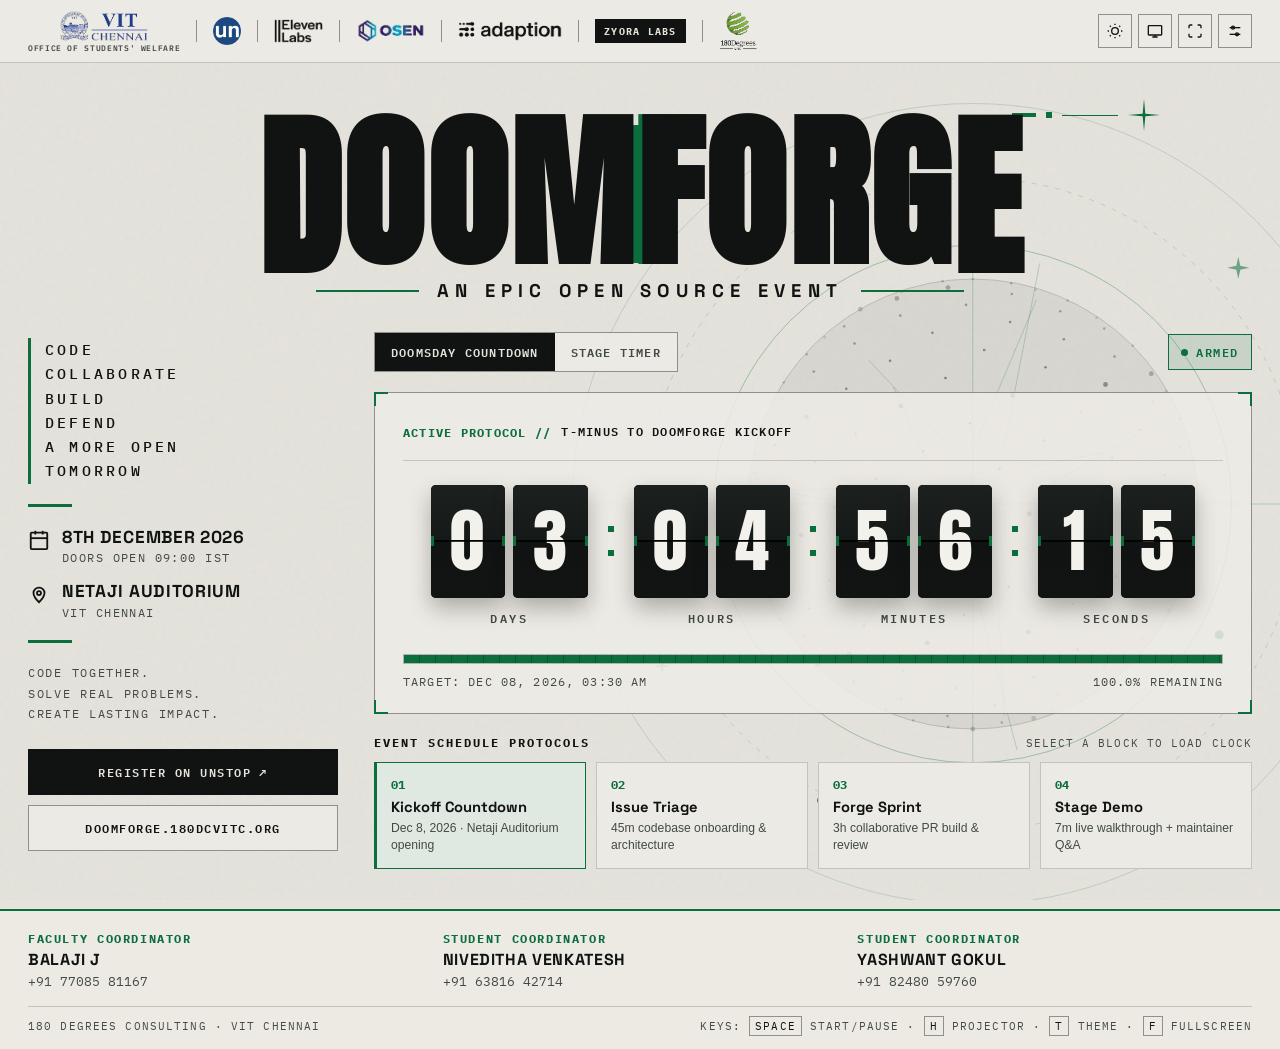
<file: index.html>
<!DOCTYPE html>
<html lang="en">
<head>
  <meta charset="UTF-8" />
  <meta name="viewport" content="width=device-width, initial-scale=1.0" />
  <title>DOOMFORGE — An Epic Open Source Event | 180DC VIT Chennai</title>
  <link rel="preconnect" href="https://fonts.googleapis.com" />
  <link rel="preconnect" href="https://fonts.gstatic.com" crossorigin />
  <link href="https://fonts.googleapis.com/css2?family=Anton&family=IBM+Plex+Mono:wght@400;500;600;700&family=Space+Grotesk:wght@400;500;600;700&display=swap" rel="stylesheet" />
  <link rel="stylesheet" href="styles.css" />
</head>
<body data-theme="paper" data-urgency="normal">
  <canvas id="orbital-canvas" aria-hidden="true"></canvas>
  <div class="grain-layer" aria-hidden="true"></div>

  <header class="partner-bar">
    <div class="partner-strip">
      <div class="partner-slot partner-vit">
        <img src="logo-vit.png" alt="VIT Chennai" class="partner-logo logo-vit" />
        <span class="vit-sub">OFFICE OF STUDENTS' WELFARE</span>
      </div>
      <span class="pipe"></span>
      <a href="https://unstop.com/competitions/1793341/register" target="_blank" rel="noopener noreferrer" class="partner-slot partner-link" title="Register on Unstop">
        <img src="logo-unstop.png" alt="Unstop" class="partner-logo logo-unstop" />
      </a>
      <span class="pipe"></span>
      <div class="partner-slot">
        <img src="logo-elevenlabs.png" alt="ElevenLabs" class="partner-logo logo-elevenlabs logo-mono" />
      </div>
      <span class="pipe"></span>
      <div class="partner-slot">
        <img src="logo-osen.png" alt="OSEN" class="partner-logo logo-osen" />
      </div>
      <span class="pipe"></span>
      <div class="partner-slot">
        <img src="logo-adaption.png" alt="Adaption" class="partner-logo logo-adaption logo-mono" />
      </div>
      <span class="pipe"></span>
      <div class="partner-slot">
        <span class="partner-badge">ZYORA LABS</span>
      </div>
      <span class="pipe"></span>
      <a href="https://doomforge.180dcvitc.org/" target="_blank" rel="noopener noreferrer" class="partner-slot partner-link" title="180 Degrees Consulting VIT Chennai">
        <img src="logo-180dc-light.png" alt="180 Degrees Consulting VITC" class="partner-logo logo-180dc logo-180dc-light" />
        <img src="logo-180dc-dark.png" alt="180 Degrees Consulting VITC" class="partner-logo logo-180dc logo-180dc-dark" />
      </a>
    </div>

    <div class="utility-actions">
      <button type="button" id="theme-btn" class="tool-btn" title="Switch Paper / Dark Mode (T)" aria-label="Switch Theme">
        <svg viewBox="0 0 24 24" width="16" height="16" fill="none" stroke="currentColor" stroke-width="2">
          <circle cx="12" cy="12" r="5"></circle>
          <path d="M12 1v2M12 21v2M4.22 4.22l1.42 1.42M18.36 18.36l1.42 1.42M1 12h2M21 12h2M4.22 19.78l1.42-1.42M18.36 5.64l1.42-1.42"></path>
        </svg>
      </button>
      <button type="button" id="projector-btn" class="tool-btn" title="Projector Mode (H)" aria-label="Toggle Projector Mode">
        <svg viewBox="0 0 24 24" width="16" height="16" fill="none" stroke="currentColor" stroke-width="2">
          <rect x="2" y="4" width="20" height="14" rx="1"></rect>
          <path d="M8 21h8M12 18v3"></path>
        </svg>
      </button>
      <button type="button" id="fullscreen-btn" class="tool-btn" title="Fullscreen (F)" aria-label="Toggle Fullscreen">
        <svg viewBox="0 0 24 24" width="16" height="16" fill="none" stroke="currentColor" stroke-width="2">
          <path d="M8 3H5a2 2 0 0 0-2 2v3M21 8V5a2 2 0 0 0-2-2h-3M3 16v3a2 2 0 0 0 2 2h3M16 21h3a2 2 0 0 0 2-2v-3"></path>
        </svg>
      </button>
      <button type="button" id="config-btn" class="tool-btn" title="Event Settings" aria-label="Open Settings">
        <svg viewBox="0 0 24 24" width="16" height="16" fill="none" stroke="currentColor" stroke-width="2">
          <line x1="4" y1="7" x2="20" y2="7"></line>
          <line x1="4" y1="17" x2="20" y2="17"></line>
          <circle cx="9" cy="7" r="2.2"></circle>
          <circle cx="15" cy="17" r="2.2"></circle>
        </svg>
      </button>
    </div>
  </header>

  <main class="sheet">
    <section class="masthead">
      <div class="masthead-marks" aria-hidden="true">
        <span class="mark-bar"></span>
        <span class="mark-dot"></span>
        <span class="mark-line"></span>
        <svg class="star-reticle" viewBox="0 0 36 36" width="32" height="32">
          <path d="M18 0 L19.5 16.5 L36 18 L19.5 19.5 L18 36 L16.5 19.5 L0 18 L16.5 16.5 Z" fill="currentColor" />
        </svg>
      </div>

      <div class="title-lockup">
        <span class="fracture-beam" aria-hidden="true"></span>
        <h1 class="poster-title" aria-label="DOOMFORGE">
          <span>D</span><span>O</span><span>O</span><span>M</span><span class="split-accent">F</span><span>O</span><span>R</span><span>G</span><span>E</span>
        </h1>
      </div>

      <div class="subtitle-row">
        <span class="sub-rule"></span>
        <p class="poster-subtitle">AN EPIC OPEN SOURCE EVENT</p>
        <span class="sub-rule"></span>
      </div>
    </section>

    <section class="stage-grid">
      <aside class="editorial-col">
        <div class="manifesto-block">
          <div class="manifesto-rule"></div>
          <ul class="manifesto-list">
            <li>CODE</li>
            <li>COLLABORATE</li>
            <li>BUILD</li>
            <li>DEFEND</li>
            <li>A MORE OPEN</li>
            <li>TOMORROW</li>
          </ul>
        </div>

        <div class="dash-accent"></div>

        <div class="event-facts">
          <div class="fact-row">
            <span class="fact-icon" aria-hidden="true">
              <svg viewBox="0 0 24 24" width="22" height="22" fill="none" stroke="currentColor" stroke-width="2">
                <rect x="3" y="4" width="18" height="18" rx="1"></rect>
                <line x1="16" y1="2" x2="16" y2="6"></line>
                <line x1="8" y1="2" x2="8" y2="6"></line>
                <line x1="3" y1="10" x2="21" y2="10"></line>
              </svg>
            </span>
            <div>
              <div class="fact-primary">8TH DECEMBER 2026</div>
              <div class="fact-secondary">DOORS OPEN 09:00 IST</div>
            </div>
          </div>

          <div class="fact-row">
            <span class="fact-icon" aria-hidden="true">
              <svg viewBox="0 0 24 24" width="22" height="22" fill="none" stroke="currentColor" stroke-width="2">
                <path d="M12 21s-6-5.686-6-10a6 6 0 1 1 12 0c0 4.314-6 10-6 10z"></path>
                <circle cx="12" cy="11" r="2.2"></circle>
              </svg>
            </span>
            <div>
              <div class="fact-primary">NETAJI AUDITORIUM</div>
              <div class="fact-secondary">VIT CHENNAI</div>
            </div>
          </div>
        </div>

        <div class="dash-accent"></div>

        <p class="statement-copy">
          CODE TOGETHER.<br />
          SOLVE REAL PROBLEMS.<br />
          CREATE LASTING IMPACT.
        </p>

        <div class="cta-stack">
          <a href="https://unstop.com/competitions/1793341/register" target="_blank" rel="noopener noreferrer" class="btn btn-ink">
            REGISTER ON UNSTOP
            <span class="arrow">&#8599;</span>
          </a>
          <a href="https://doomforge.180dcvitc.org/" target="_blank" rel="noopener noreferrer" class="btn btn-outline">
            DOOMFORGE.180DCVITC.ORG
          </a>
        </div>
      </aside>

      <div class="clock-col">
        <div class="clock-toolbar">
          <div class="mode-switch" role="tablist">
            <button type="button" class="mode-btn active" data-mode="countdown" role="tab" aria-selected="true">
              DOOMSDAY COUNTDOWN
            </button>
            <button type="button" class="mode-btn" data-mode="stage" role="tab" aria-selected="false">
              STAGE TIMER
            </button>
          </div>

          <div class="telemetry-pill">
            <span class="pulse-led"></span>
            <span id="status-text">ARMED</span>
          </div>
        </div>

        <div class="clock-chassis">
          <div class="chassis-corner tl"></div>
          <div class="chassis-corner tr"></div>
          <div class="chassis-corner bl"></div>
          <div class="chassis-corner br"></div>

          <div class="phase-header">
            <span class="phase-tag">ACTIVE PROTOCOL //</span>
            <span id="phase-label" class="phase-editable" contenteditable="true" spellcheck="false" title="Click to rename active phase">
              T-MINUS TO DOOMFORGE KICKOFF
            </span>
          </div>

          <div id="flip-board" class="flip-board">
            <div class="flip-group" id="group-days">
              <div class="digit-pair" id="digits-days"></div>
              <div class="group-caption">DAYS</div>
            </div>

            <div class="colon-block" id="colon-days" aria-hidden="true">
              <span></span><span></span>
            </div>

            <div class="flip-group">
              <div class="digit-pair" id="digits-hours"></div>
              <div class="group-caption">HOURS</div>
            </div>

            <div class="colon-block" aria-hidden="true">
              <span></span><span></span>
            </div>

            <div class="flip-group">
              <div class="digit-pair" id="digits-minutes"></div>
              <div class="group-caption">MINUTES</div>
            </div>

            <div class="colon-block" aria-hidden="true">
              <span></span><span></span>
            </div>

            <div class="flip-group">
              <div class="digit-pair" id="digits-seconds"></div>
              <div class="group-caption">SECONDS</div>
            </div>
          </div>

          <div class="ruler-wrap">
            <div class="ruler-track">
              <div id="ruler-fill" class="ruler-fill"></div>
              <div class="ruler-ticks" aria-hidden="true"></div>
            </div>
            <div class="ruler-meta">
              <span id="target-meta">TARGET: 08 DEC 2026, 09:00 IST</span>
              <span id="percent-meta">100.0% REMAINING</span>
            </div>
          </div>

          <div id="stage-deck" class="stage-deck hidden">
            <div class="deck-controls">
              <button type="button" id="start-pause-btn" class="btn btn-emerald">START</button>
              <button type="button" id="reset-btn" class="btn btn-outline">RESET</button>
              <button type="button" id="plus-1m-btn" class="btn btn-outline">+1M</button>
              <button type="button" id="plus-5m-btn" class="btn btn-outline">+5M</button>
            </div>
            <div class="preset-strip">
              <button type="button" class="preset-btn" data-seconds="180" data-label="LIGHTNING DEMO — 3 MIN">3m Demo</button>
              <button type="button" class="preset-btn" data-seconds="300" data-label="MAINTAINER Q&A — 5 MIN">5m Q&amp;A</button>
              <button type="button" class="preset-btn" data-seconds="1800" data-label="ISSUE TRIAGE SPRINT — 30 MIN">30m Sprint</button>
              <button type="button" class="preset-btn" data-seconds="7200" data-label="OPEN SOURCE FORGE — 2 HRS">2h Forge</button>
              <button type="button" class="preset-btn" data-seconds="21600" data-label="MAIN HACKATHON BLOCK — 6 HRS">6h Build</button>
            </div>
          </div>
        </div>

        <section class="phases-section">
          <div class="phases-head">
            <h2>EVENT SCHEDULE PROTOCOLS</h2>
            <span>SELECT A BLOCK TO LOAD CLOCK</span>
          </div>
          <div class="phases-grid">
            <button type="button" class="phase-card active" data-type="countdown" data-label="T-MINUS TO DOOMFORGE KICKOFF">
              <div class="phase-num">01</div>
              <div class="phase-name">Kickoff Countdown</div>
              <div class="phase-note">Dec 8, 2026 · Netaji Auditorium opening</div>
            </button>
            <button type="button" class="phase-card" data-type="stage" data-seconds="2700" data-label="PHASE 02: REPO BRIEFING & ISSUE TRIAGE">
              <div class="phase-num">02</div>
              <div class="phase-name">Issue Triage</div>
              <div class="phase-note">45m codebase onboarding &amp; architecture</div>
            </button>
            <button type="button" class="phase-card" data-type="stage" data-seconds="10800" data-label="PHASE 03: OPEN SOURCE FORGE SPRINT">
              <div class="phase-num">03</div>
              <div class="phase-name">Forge Sprint</div>
              <div class="phase-note">3h collaborative PR build &amp; review</div>
            </button>
            <button type="button" class="phase-card" data-type="stage" data-seconds="420" data-label="PHASE 04: AUDITORIUM DEMO & JURY">
              <div class="phase-num">04</div>
              <div class="phase-name">Stage Demo</div>
              <div class="phase-note">7m live walkthrough + maintainer Q&amp;A</div>
            </button>
          </div>
        </section>
      </div>
    </section>
  </main>

  <footer class="coordinator-footer">
    <div class="coord-grid">
      <div class="coord-cell">
        <span class="coord-role">FACULTY COORDINATOR</span>
        <span class="coord-name">BALAJI J</span>
        <a href="tel:+917708581167" class="coord-phone">+91 77085 81167</a>
      </div>
      <div class="coord-cell">
        <span class="coord-role">STUDENT COORDINATOR</span>
        <span class="coord-name">NIVEDITHA VENKATESH</span>
        <a href="tel:+916381642714" class="coord-phone">+91 63816 42714</a>
      </div>
      <div class="coord-cell">
        <span class="coord-role">STUDENT COORDINATOR</span>
        <span class="coord-name">YASHWANT GOKUL</span>
        <a href="tel:+918248059760" class="coord-phone">+91 82480 59760</a>
      </div>
    </div>
    <div class="footer-meta">
      <span>180 DEGREES CONSULTING · VIT CHENNAI</span>
      <span>KEYS: <kbd>SPACE</kbd> START/PAUSE · <kbd>H</kbd> PROJECTOR · <kbd>T</kbd> THEME · <kbd>F</kbd> FULLSCREEN</span>
    </div>
  </footer>

  <div id="drawer-scrim" class="drawer-scrim hidden"></div>
  <aside id="config-drawer" class="config-drawer" aria-hidden="true">
    <div class="drawer-head">
      <h3>CLOCK CONFIGURATION</h3>
      <button type="button" id="close-drawer-btn" class="tool-btn" aria-label="Close Settings">&times;</button>
    </div>

    <div class="drawer-content">
      <div class="config-group">
        <label for="target-input">Countdown Target (Local Time)</label>
        <input type="datetime-local" id="target-input" />
        <button type="button" id="save-target-btn" class="btn btn-ink full">SET TARGET DATE</button>
        <button type="button" id="reset-default-date-btn" class="btn btn-outline full">RESTORE DEC 8, 2026 09:00</button>
      </div>

      <div class="drawer-rule"></div>

      <div class="config-group">
        <label>Custom Stage Timer (HH : MM : SS)</label>
        <div class="hms-grid">
          <input type="number" id="in-hours" min="0" max="99" value="0" />
          <input type="number" id="in-mins" min="0" max="59" value="30" />
          <input type="number" id="in-secs" min="0" max="59" value="0" />
        </div>
        <button type="button" id="load-stage-btn" class="btn btn-emerald full">LOAD STAGE TIMER</button>
      </div>

      <div class="drawer-rule"></div>

      <div class="config-group">
        <label class="switch-row">
          <span>Zero-Hour Doomsday Horn</span>
          <input type="checkbox" id="alarm-toggle" checked />
        </label>
        <label class="switch-row">
          <span>Mechanical Flap Click</span>
          <input type="checkbox" id="tick-toggle" />
        </label>
        <button type="button" id="test-alarm-btn" class="btn btn-outline full">TEST ALARM</button>
      </div>
    </div>
  </aside>

  <button type="button" id="exit-projector-btn" class="exit-projector-btn">EXIT PROJECTOR (H)</button>

  <script src="audio.js"></script>
  <script src="scene.js"></script>
  <script src="flipclock.js"></script>
  <script src="app.js"></script>
</body>
</html>
</file>
<file: styles.css>
*,
*::before,
*::after {
  box-sizing: border-box;
  margin: 0;
  padding: 0;
}

:root {
  --bg-page: #e5e3dc;
  --bg-surface: rgba(238, 236, 230, 0.86);
  --bg-card: #eceae4;
  --bg-card-active: #e0e8e2;
  --ink: #111312;
  --ink-soft: #434a45;
  --line: rgba(17, 19, 18, 0.18);
  --line-strong: rgba(17, 19, 18, 0.42);
  --emerald: #0b6e3c;
  --emerald-bright: #128c4e;
  --emerald-soft: rgba(11, 110, 60, 0.12);
  --flap-bg: #141716;
  --flap-top: #1c201e;
  --flap-bottom: #111413;
  --flap-text: #f3f1eb;
  --flap-border: #2a312d;
  --font-poster: 'Anton', Impact, sans-serif;
  --font-ui: 'Space Grotesk', system-ui, sans-serif;
  --font-mono: 'IBM Plex Mono', monospace;
}

body[data-theme="obsidian"] {
  --bg-page: #0c0e0d;
  --bg-surface: rgba(16, 19, 17, 0.88);
  --bg-card: #131715;
  --bg-card-active: #14241b;
  --ink: #eceae4;
  --ink-soft: #96a29b;
  --line: rgba(236, 234, 228, 0.14);
  --line-strong: rgba(236, 234, 228, 0.34);
  --emerald: #19a35b;
  --emerald-bright: #22c56e;
  --emerald-soft: rgba(25, 163, 91, 0.16);
  --flap-bg: #181c1a;
  --flap-top: #202623;
  --flap-bottom: #131715;
  --flap-text: #f5f3ed;
  --flap-border: #2f3833;
}

body[data-urgency="warning"] {
  --emerald: #b45309;
  --emerald-bright: #d97706;
  --emerald-soft: rgba(180, 83, 9, 0.14);
}

body[data-urgency="critical"] {
  --emerald: #b91c1c;
  --emerald-bright: #dc2626;
  --emerald-soft: rgba(185, 28, 28, 0.16);
}

html,
body {
  min-height: 100%;
  background-color: var(--bg-page);
  color: var(--ink);
  font-family: var(--font-ui);
  overflow-x: hidden;
  -webkit-font-smoothing: antialiased;
  transition: background-color 0.35s ease, color 0.35s ease;
}

body {
  display: flex;
  flex-direction: column;
  position: relative;
}

#orbital-canvas {
  position: fixed;
  inset: 0;
  width: 100%;
  height: 100%;
  z-index: 0;
  pointer-events: none;
}

.grain-layer {
  position: fixed;
  inset: 0;
  z-index: 1;
  pointer-events: none;
  opacity: 0.055;
  background-image: url("data:image/svg+xml,%3Csvg viewBox='0 0 200 200' xmlns='http://www.w3.org/2000/svg'%3E%3Cfilter id='n'%3E%3CfeTurbulence type='fractalNoise' baseFrequency='0.85' numOctaves='3' stitchTiles='stitch'/%3E%3C/filter%3E%3Crect width='100%25' height='100%25' filter='url(%23n)'/%3E%3C/svg%3E");
}

.partner-bar,
.sheet,
.coordinator-footer {
  position: relative;
  z-index: 2;
}

.partner-bar {
  display: flex;
  align-items: center;
  justify-content: space-between;
  gap: 20px;
  padding: 10px 28px;
  border-bottom: 1px solid var(--line);
  background: var(--bg-surface);
  backdrop-filter: blur(8px);
}

.partner-strip {
  display: flex;
  align-items: center;
  flex-wrap: wrap;
  gap: 16px;
}

.partner-slot {
  display: inline-flex;
  align-items: center;
  justify-content: center;
}

.partner-vit {
  flex-direction: column;
  align-items: center;
  gap: 2px;
}

.vit-sub {
  font-family: var(--font-mono);
  font-size: 0.5rem;
  font-weight: 600;
  letter-spacing: 0.08em;
  color: var(--ink-soft);
  line-height: 1;
}

.partner-link {
  text-decoration: none;
  transition: transform 0.18s ease, opacity 0.18s ease;
}

.partner-link:hover {
  transform: translateY(-1px);
  opacity: 0.85;
}

.partner-logo {
  display: block;
  width: auto;
  object-fit: contain;
  user-select: none;
  transition: filter 0.25s ease;
}

.logo-vit { height: 32px; }
.logo-unstop { height: 28px; }
.logo-elevenlabs { height: 25px; }
.logo-osen { height: 26px; }
.logo-adaption { height: 21px; }
.logo-180dc { height: 40px; }

.logo-180dc-dark {
  display: none;
}

body[data-theme="obsidian"] .logo-180dc-light {
  display: none;
}

body[data-theme="obsidian"] .logo-180dc-dark {
  display: block;
}

body[data-theme="obsidian"] .logo-mono {
  filter: invert(1) brightness(0.95);
}

body[data-theme="obsidian"] .logo-vit {
  filter: brightness(0) invert(0.94);
}

body[data-theme="obsidian"] .logo-osen {
  filter: brightness(1.45) saturate(1.15);
}

.partner-badge {
  display: inline-flex;
  align-items: center;
  padding: 5px 9px;
  background: var(--ink);
  color: var(--bg-page);
  font-family: var(--font-mono);
  font-size: 0.65rem;
  font-weight: 700;
  letter-spacing: 0.12em;
}

.pipe {
  width: 1px;
  height: 22px;
  background: var(--line-strong);
}

.utility-actions {
  display: flex;
  align-items: center;
  gap: 6px;
  flex-shrink: 0;
}

.tool-btn {
  width: 34px;
  height: 34px;
  display: grid;
  place-items: center;
  border: 1px solid var(--line-strong);
  background: transparent;
  color: var(--ink);
  cursor: pointer;
  font-size: 1.2rem;
  transition: background-color 0.18s ease, color 0.18s ease, border-color 0.18s ease;
}

.tool-btn:hover {
  background: var(--ink);
  color: var(--bg-page);
  border-color: var(--ink);
}

.sheet {
  flex: 1;
  width: 100%;
  max-width: 1280px;
  margin: 0 auto;
  padding: 28px 28px 40px;
  display: flex;
  flex-direction: column;
  gap: 30px;
}

.masthead {
  position: relative;
  text-align: center;
  padding-top: 8px;
  animation: fadeSlideUp 0.6s ease both;
}

.masthead-marks {
  display: flex;
  align-items: center;
  justify-content: flex-end;
  gap: 10px;
  max-width: 1040px;
  margin: 0 auto -12px;
  color: var(--emerald);
}

.mark-bar {
  width: 24px;
  height: 4px;
  background: var(--emerald);
}

.mark-dot {
  width: 6px;
  height: 6px;
  background: var(--emerald);
}

.mark-line {
  width: 56px;
  height: 1px;
  background: var(--emerald);
}

.star-reticle {
  animation: reticleSpin 18s linear infinite;
}

.title-lockup {
  position: relative;
  display: inline-block;
  padding: 0 12px;
}

.fracture-beam {
  position: absolute;
  left: 48.2%;
  top: 4%;
  bottom: 4%;
  width: 5.5%;
  background: var(--emerald);
  z-index: 0;
  transform: skewX(-4deg);
  transition: background-color 0.4s ease;
}

.poster-title {
  position: relative;
  z-index: 1;
  font-family: var(--font-poster);
  font-size: clamp(4.2rem, 13vw, 10.6rem);
  line-height: 0.9;
  letter-spacing: 0.015em;
  color: var(--ink);
  text-transform: uppercase;
  display: inline-flex;
  align-items: flex-end;
  user-select: none;
}

.poster-title span {
  display: inline-block;
}

.poster-title span:first-child {
  transform: scaleY(1.06) translateY(3%);
}

.poster-title span:last-child {
  transform: scaleY(1.06) translateY(3%);
}

.poster-title .split-accent {
  text-shadow: -4px 0 0 var(--emerald);
}

.subtitle-row {
  display: flex;
  align-items: center;
  justify-content: center;
  gap: 18px;
  margin-top: 10px;
}

.sub-rule {
  height: 2px;
  width: clamp(32px, 8vw, 110px);
  background: var(--emerald);
}

.poster-subtitle {
  font-family: var(--font-ui);
  font-size: clamp(0.85rem, 1.5vw, 1.15rem);
  font-weight: 700;
  letter-spacing: 0.34em;
  color: var(--ink);
}

.stage-grid {
  display: grid;
  grid-template-columns: 310px 1fr;
  gap: 36px;
  align-items: start;
}

.editorial-col {
  display: flex;
  flex-direction: column;
  gap: 20px;
  padding-top: 6px;
  animation: fadeSlideUp 0.7s ease 0.08s both;
}

.manifesto-block {
  display: flex;
  gap: 14px;
}

.manifesto-rule {
  width: 3px;
  background: var(--emerald);
  flex-shrink: 0;
}

.manifesto-list {
  list-style: none;
  font-family: var(--font-mono);
  font-size: 0.92rem;
  font-weight: 500;
  letter-spacing: 0.22em;
  line-height: 1.65;
  color: var(--ink);
}

.dash-accent {
  width: 44px;
  height: 3px;
  background: var(--emerald);
}

.event-facts {
  display: flex;
  flex-direction: column;
  gap: 16px;
}

.fact-row {
  display: flex;
  align-items: flex-start;
  gap: 12px;
}

.fact-icon {
  color: var(--ink);
  margin-top: 2px;
  flex-shrink: 0;
}

.fact-primary {
  font-family: var(--font-ui);
  font-size: 1.08rem;
  font-weight: 700;
  letter-spacing: 0.04em;
  line-height: 1.2;
}

.fact-secondary {
  font-family: var(--font-mono);
  font-size: 0.74rem;
  letter-spacing: 0.12em;
  color: var(--ink-soft);
  margin-top: 3px;
}

.statement-copy {
  font-family: var(--font-mono);
  font-size: 0.76rem;
  line-height: 1.7;
  letter-spacing: 0.14em;
  color: var(--ink-soft);
}

.cta-stack {
  display: flex;
  flex-direction: column;
  gap: 10px;
  margin-top: 4px;
}

.btn {
  display: inline-flex;
  align-items: center;
  justify-content: center;
  gap: 8px;
  padding: 12px 18px;
  font-family: var(--font-mono);
  font-size: 0.78rem;
  font-weight: 600;
  letter-spacing: 0.12em;
  text-transform: uppercase;
  text-decoration: none;
  border: 1px solid transparent;
  cursor: pointer;
  transition: transform 0.14s ease, background-color 0.2s ease, color 0.2s ease, border-color 0.2s ease;
}

.btn:active {
  transform: translateY(1px);
}

.btn-ink {
  background: var(--ink);
  color: var(--bg-page);
  border-color: var(--ink);
}

.btn-ink:hover {
  background: var(--emerald);
  border-color: var(--emerald);
  color: #f4f4f0;
}

.btn-emerald {
  background: var(--emerald);
  color: #f4f4f0;
  border-color: var(--emerald);
}

.btn-emerald:hover {
  background: var(--emerald-bright);
  border-color: var(--emerald-bright);
}

.btn-outline {
  background: var(--bg-surface);
  color: var(--ink);
  border-color: var(--line-strong);
}

.btn-outline:hover {
  border-color: var(--emerald);
  color: var(--emerald);
  background: var(--emerald-soft);
}

.full {
  width: 100%;
}

.clock-col {
  display: flex;
  flex-direction: column;
  gap: 20px;
  animation: fadeSlideUp 0.75s ease 0.14s both;
}

.clock-toolbar {
  display: flex;
  align-items: center;
  justify-content: space-between;
  gap: 12px;
  flex-wrap: wrap;
}

.mode-switch {
  display: inline-flex;
  border: 1px solid var(--line-strong);
  background: var(--bg-surface);
}

.mode-btn {
  padding: 9px 16px;
  border: none;
  background: transparent;
  color: var(--ink-soft);
  font-family: var(--font-mono);
  font-size: 0.75rem;
  font-weight: 600;
  letter-spacing: 0.1em;
  cursor: pointer;
  transition: background-color 0.18s ease, color 0.18s ease;
}

.mode-btn.active {
  background: var(--ink);
  color: var(--bg-page);
}

.telemetry-pill {
  display: inline-flex;
  align-items: center;
  gap: 8px;
  padding: 7px 12px;
  border: 1px solid var(--emerald);
  background: var(--emerald-soft);
  font-family: var(--font-mono);
  font-size: 0.72rem;
  font-weight: 600;
  letter-spacing: 0.14em;
  color: var(--emerald);
}

.pulse-led {
  width: 7px;
  height: 7px;
  border-radius: 50%;
  background: var(--emerald);
  animation: ledPulse 1.6s ease-in-out infinite;
}

.clock-chassis {
  position: relative;
  padding: 28px 28px 24px;
  background: var(--bg-surface);
  border: 1px solid var(--line-strong);
  backdrop-filter: blur(8px);
}

.chassis-corner {
  position: absolute;
  width: 14px;
  height: 14px;
  border-color: var(--emerald);
  border-style: solid;
  pointer-events: none;
}

.chassis-corner.tl { top: -1px; left: -1px; border-width: 2px 0 0 2px; }
.chassis-corner.tr { top: -1px; right: -1px; border-width: 2px 2px 0 0; }
.chassis-corner.bl { bottom: -1px; left: -1px; border-width: 0 0 2px 2px; }
.chassis-corner.br { bottom: -1px; right: -1px; border-width: 0 2px 2px 0; }

.phase-header {
  display: flex;
  align-items: center;
  gap: 10px;
  flex-wrap: wrap;
  padding-bottom: 18px;
  margin-bottom: 24px;
  border-bottom: 1px solid var(--line);
  font-family: var(--font-mono);
  font-size: 0.78rem;
  letter-spacing: 0.1em;
}

.phase-tag {
  color: var(--emerald);
  font-weight: 700;
}

.phase-editable {
  color: var(--ink);
  font-weight: 600;
  outline: none;
  cursor: text;
  border-bottom: 1px dashed transparent;
}

.phase-editable:hover,
.phase-editable:focus {
  border-bottom-color: var(--emerald);
}

.flip-board {
  display: flex;
  align-items: flex-start;
  justify-content: center;
  gap: clamp(8px, 1.5vw, 18px);
}

.flip-group {
  display: flex;
  flex-direction: column;
  align-items: center;
  gap: 10px;
}

.digit-pair {
  display: flex;
  gap: clamp(4px, 0.7vw, 8px);
}

.flip-digit {
  position: relative;
  width: clamp(40px, 5.8vw, 76px);
  height: clamp(62px, 8.8vw, 114px);
  perspective: 420px;
  background: var(--flap-bg);
  border-radius: 5px;
  box-shadow:
    0 10px 22px rgba(0, 0, 0, 0.28),
    inset 0 0 0 1px var(--flap-border);
}

.flip-digit::before,
.flip-digit::after {
  content: "";
  position: absolute;
  top: 50%;
  width: 3px;
  height: 10px;
  margin-top: -5px;
  background: var(--emerald);
  z-index: 6;
}

.flip-digit::before { left: 0; }
.flip-digit::after { right: 0; }

.flap {
  position: absolute;
  left: 0;
  right: 0;
  height: 50%;
  overflow: hidden;
  backface-visibility: hidden;
  -webkit-backface-visibility: hidden;
}

.flap span {
  display: flex;
  align-items: center;
  justify-content: center;
  width: 100%;
  height: 200%;
  font-family: var(--font-poster);
  font-size: clamp(2.5rem, 5.4vw, 4.9rem);
  line-height: 1;
  color: var(--flap-text);
  letter-spacing: 0.02em;
  user-select: none;
}

.top-static,
.top-flip {
  top: 0;
  background: linear-gradient(180deg, var(--flap-top) 0%, #151917 100%);
  border-radius: 5px 5px 0 0;
  border-bottom: 1px solid rgba(0, 0, 0, 0.65);
}

.top-static span,
.top-flip span {
  transform: translateY(0);
}

.bottom-static,
.bottom-flip {
  bottom: 0;
  background: linear-gradient(180deg, #101312 0%, var(--flap-bottom) 100%);
  border-radius: 0 0 5px 5px;
}

.bottom-static span,
.bottom-flip span {
  transform: translateY(-50%);
}

.top-static { z-index: 1; }
.bottom-static { z-index: 1; }

.top-flip {
  z-index: 3;
  transform-origin: center bottom;
  transform: rotateX(0deg);
  visibility: hidden;
}

.bottom-flip {
  z-index: 4;
  transform-origin: center top;
  transform: rotateX(90deg);
  visibility: hidden;
}

.flip-digit.flipping .top-flip {
  visibility: visible;
  animation: foldTop 0.25s ease-in forwards;
}

.flip-digit.flipping .bottom-flip {
  visibility: visible;
  animation: unfoldBottom 0.25s ease-out 0.25s forwards;
}

.hinge-line {
  position: absolute;
  left: 0;
  right: 0;
  top: 50%;
  height: 2px;
  margin-top: -1px;
  background: rgba(0, 0, 0, 0.78);
  z-index: 5;
  pointer-events: none;
}

.group-caption {
  font-family: var(--font-mono);
  font-size: 0.72rem;
  font-weight: 600;
  letter-spacing: 0.22em;
  color: var(--ink-soft);
}

.colon-block {
  display: flex;
  flex-direction: column;
  justify-content: center;
  gap: clamp(10px, 1.5vw, 18px);
  height: clamp(62px, 8.8vw, 114px);
  padding: 0 2px;
}

.colon-block span {
  width: 6px;
  height: 6px;
  background: var(--emerald);
}

.ruler-wrap {
  margin-top: 26px;
}

.ruler-track {
  position: relative;
  height: 10px;
  background: rgba(17, 19, 18, 0.09);
  border: 1px solid var(--line);
  overflow: hidden;
}

body[data-theme="obsidian"] .ruler-track {
  background: rgba(255, 255, 255, 0.06);
}

.ruler-fill {
  height: 100%;
  width: 100%;
  background: var(--emerald);
  transition: width 0.35s linear, background-color 0.35s ease;
}

.ruler-ticks {
  position: absolute;
  inset: 0;
  background-image: repeating-linear-gradient(
    to right,
    transparent 0px,
    transparent 15px,
    rgba(0, 0, 0, 0.22) 15px,
    rgba(0, 0, 0, 0.22) 16px
  );
  pointer-events: none;
}

.ruler-meta {
  display: flex;
  justify-content: space-between;
  align-items: center;
  gap: 12px;
  flex-wrap: wrap;
  margin-top: 10px;
  font-family: var(--font-mono);
  font-size: 0.72rem;
  letter-spacing: 0.1em;
  color: var(--ink-soft);
}

.stage-deck {
  margin-top: 22px;
  padding-top: 20px;
  border-top: 1px solid var(--line);
  display: flex;
  flex-direction: column;
  gap: 14px;
}

.deck-controls,
.preset-strip {
  display: flex;
  align-items: center;
  flex-wrap: wrap;
  gap: 8px;
}

.preset-btn {
  padding: 6px 12px;
  border: 1px solid var(--line-strong);
  background: transparent;
  color: var(--ink-soft);
  font-family: var(--font-mono);
  font-size: 0.72rem;
  cursor: pointer;
  transition: all 0.16s ease;
}

.preset-btn:hover {
  border-color: var(--emerald);
  color: var(--emerald);
  background: var(--emerald-soft);
}

.phases-section {
  display: flex;
  flex-direction: column;
  gap: 12px;
}

.phases-head {
  display: flex;
  align-items: baseline;
  justify-content: space-between;
  gap: 10px;
  font-family: var(--font-mono);
}

.phases-head h2 {
  font-size: 0.78rem;
  font-weight: 700;
  letter-spacing: 0.16em;
}

.phases-head span {
  font-size: 0.68rem;
  letter-spacing: 0.1em;
  color: var(--ink-soft);
}

.phases-grid {
  display: grid;
  grid-template-columns: repeat(4, 1fr);
  gap: 10px;
}

.phase-card {
  text-align: left;
  padding: 14px;
  background: var(--bg-card);
  border: 1px solid var(--line);
  color: var(--ink);
  cursor: pointer;
  transition: border-color 0.18s ease, transform 0.15s ease, background-color 0.18s ease;
}

.phase-card:hover {
  border-color: var(--emerald);
  transform: translateY(-2px);
}

.phase-card.active {
  border-color: var(--emerald);
  border-left-width: 3px;
  background: var(--bg-card-active);
}

.phase-num {
  font-family: var(--font-mono);
  font-size: 0.72rem;
  font-weight: 700;
  color: var(--emerald);
  margin-bottom: 6px;
}

.phase-name {
  font-family: var(--font-ui);
  font-size: 0.92rem;
  font-weight: 700;
  margin-bottom: 4px;
}

.phase-note {
  font-size: 0.76rem;
  line-height: 1.4;
  color: var(--ink-soft);
}

.coordinator-footer {
  border-top: 2px solid var(--emerald);
  background: var(--bg-surface);
  padding: 20px 28px 16px;
}

.coord-grid {
  max-width: 1280px;
  margin: 0 auto;
  display: grid;
  grid-template-columns: repeat(3, 1fr);
  gap: 20px;
  padding-bottom: 16px;
  border-bottom: 1px solid var(--line);
}

.coord-cell {
  display: flex;
  flex-direction: column;
  gap: 3px;
}

.coord-role {
  font-family: var(--font-mono);
  font-size: 0.72rem;
  font-weight: 700;
  letter-spacing: 0.14em;
  color: var(--emerald);
}

.coord-name {
  font-family: var(--font-ui);
  font-size: 1rem;
  font-weight: 700;
  letter-spacing: 0.04em;
}

.coord-phone {
  font-family: var(--font-mono);
  font-size: 0.82rem;
  color: var(--ink-soft);
  text-decoration: none;
}

.coord-phone:hover {
  color: var(--emerald);
}

.footer-meta {
  max-width: 1280px;
  margin: 12px auto 0;
  display: flex;
  align-items: center;
  justify-content: space-between;
  gap: 12px;
  flex-wrap: wrap;
  font-family: var(--font-mono);
  font-size: 0.7rem;
  letter-spacing: 0.1em;
  color: var(--ink-soft);
}

kbd {
  padding: 2px 5px;
  border: 1px solid var(--line-strong);
  font-family: var(--font-mono);
  font-size: 0.68rem;
  color: var(--ink);
}

.drawer-scrim {
  position: fixed;
  inset: 0;
  z-index: 20;
  background: rgba(10, 12, 11, 0.55);
  backdrop-filter: blur(3px);
}

.config-drawer {
  position: fixed;
  top: 0;
  right: 0;
  bottom: 0;
  width: min(360px, 92vw);
  z-index: 25;
  background: var(--bg-page);
  border-left: 2px solid var(--emerald);
  transform: translateX(100%);
  transition: transform 0.24s ease;
  display: flex;
  flex-direction: column;
}

.config-drawer.open {
  transform: translateX(0);
}

.drawer-head {
  display: flex;
  align-items: center;
  justify-content: space-between;
  padding: 18px 22px;
  border-bottom: 1px solid var(--line);
}

.drawer-head h3 {
  font-family: var(--font-mono);
  font-size: 0.84rem;
  font-weight: 700;
  letter-spacing: 0.14em;
  color: var(--emerald);
}

.drawer-content {
  padding: 22px;
  display: flex;
  flex-direction: column;
  gap: 18px;
  overflow-y: auto;
}

.config-group {
  display: flex;
  flex-direction: column;
  gap: 10px;
}

.config-group label {
  font-family: var(--font-mono);
  font-size: 0.74rem;
  letter-spacing: 0.08em;
  color: var(--ink-soft);
}

.config-group input[type="datetime-local"],
.config-group input[type="number"] {
  width: 100%;
  padding: 10px 12px;
  background: var(--bg-card);
  border: 1px solid var(--line-strong);
  color: var(--ink);
  font-family: var(--font-mono);
  font-size: 0.86rem;
}

.config-group input:focus {
  outline: none;
  border-color: var(--emerald);
}

.hms-grid {
  display: grid;
  grid-template-columns: repeat(3, 1fr);
  gap: 8px;
}

.switch-row {
  display: flex;
  align-items: center;
  justify-content: space-between;
  cursor: pointer;
}

.switch-row input {
  width: 17px;
  height: 17px;
  accent-color: var(--emerald);
}

.drawer-rule {
  height: 1px;
  background: var(--line);
}

.hidden {
  display: none !important;
}

.exit-projector-btn {
  display: none;
  position: fixed;
  bottom: 20px;
  right: 20px;
  z-index: 30;
  padding: 9px 14px;
  background: var(--bg-surface);
  color: var(--ink);
  border: 1px solid var(--line-strong);
  font-family: var(--font-mono);
  font-size: 0.72rem;
  letter-spacing: 0.1em;
  cursor: pointer;
}

.exit-projector-btn:hover {
  border-color: var(--emerald);
  color: var(--emerald);
}

body.projector-mode .partner-bar,
body.projector-mode .editorial-col,
body.projector-mode .phases-section,
body.projector-mode .coordinator-footer,
body.projector-mode .mode-switch,
body.projector-mode .preset-strip {
  display: none;
}

body.projector-mode .sheet {
  justify-content: center;
  max-width: 1440px;
  padding: 20px 32px;
}

body.projector-mode .stage-grid {
  grid-template-columns: 1fr;
}

body.projector-mode .poster-title {
  font-size: clamp(3.6rem, 8vw, 6.4rem);
}

body.projector-mode .flip-digit {
  width: clamp(60px, 8.6vw, 122px);
  height: clamp(92px, 13vw, 182px);
}

body.projector-mode .flap span {
  font-size: clamp(3.6rem, 8.4vw, 7.8rem);
}

body.projector-mode .colon-block {
  height: clamp(92px, 13vw, 182px);
}

body.projector-mode .exit-projector-btn {
  display: block;
}

@keyframes foldTop {
  0% {
    transform: rotateX(0deg);
    filter: brightness(1);
  }
  100% {
    transform: rotateX(-90deg);
    filter: brightness(0.45);
  }
}

@keyframes unfoldBottom {
  0% {
    transform: rotateX(90deg);
    filter: brightness(0.5);
  }
  100% {
    transform: rotateX(0deg);
    filter: brightness(1);
  }
}

@keyframes ledPulse {
  0%, 100% { opacity: 1; transform: scale(1); }
  50% { opacity: 0.35; transform: scale(0.8); }
}

@keyframes reticleSpin {
  0% { transform: rotate(0deg); }
  100% { transform: rotate(360deg); }
}

@keyframes fadeSlideUp {
  from {
    opacity: 0;
    transform: translateY(14px);
  }
  to {
    opacity: 1;
    transform: translateY(0);
  }
}

@media (max-width: 1040px) {
  .stage-grid {
    grid-template-columns: 1fr;
  }

  .editorial-col {
    order: 2;
    display: grid;
    grid-template-columns: 1fr 1fr;
    gap: 20px;
    border-top: 1px solid var(--line);
    padding-top: 24px;
  }

  .dash-accent {
    display: none;
  }

  .cta-stack {
    grid-column: 1 / -1;
    flex-direction: row;
    flex-wrap: wrap;
  }
}

@media (max-width: 760px) {
  .partner-bar {
    padding: 10px 16px;
  }

  .partner-bar {
    flex-direction: column;
    align-items: stretch;
    gap: 10px;
  }

  .partner-strip {
    justify-content: center;
    gap: 10px 14px;
  }

  .partner-strip .pipe {
    display: none;
  }

  .utility-actions {
    justify-content: flex-end;
  }

  .logo-vit { height: 26px; }
  .logo-unstop { height: 24px; }
  .logo-elevenlabs { height: 20px; }
  .logo-osen { height: 21px; }
  .logo-adaption { height: 17px; }
  .logo-180dc { height: 34px; }

  .sheet {
    padding: 20px 16px 32px;
  }

  .clock-chassis {
    padding: 18px 14px;
  }

  .phases-grid {
    grid-template-columns: repeat(2, 1fr);
  }

  .editorial-col {
    grid-template-columns: 1fr;
  }

  .coord-grid {
    grid-template-columns: 1fr;
    gap: 14px;
  }

  .coordinator-footer {
    padding: 18px 16px;
  }
}

@media (max-width: 480px) {
  .flip-board {
    gap: 5px;
  }

  .flip-digit {
    width: 34px;
    height: 54px;
  }

  .flap span {
    font-size: 2.15rem;
  }

  .colon-block {
    height: 54px;
    gap: 8px;
  }

  .colon-block span {
    width: 4px;
    height: 4px;
  }

  .phases-grid {
    grid-template-columns: 1fr;
  }
}
</file>
